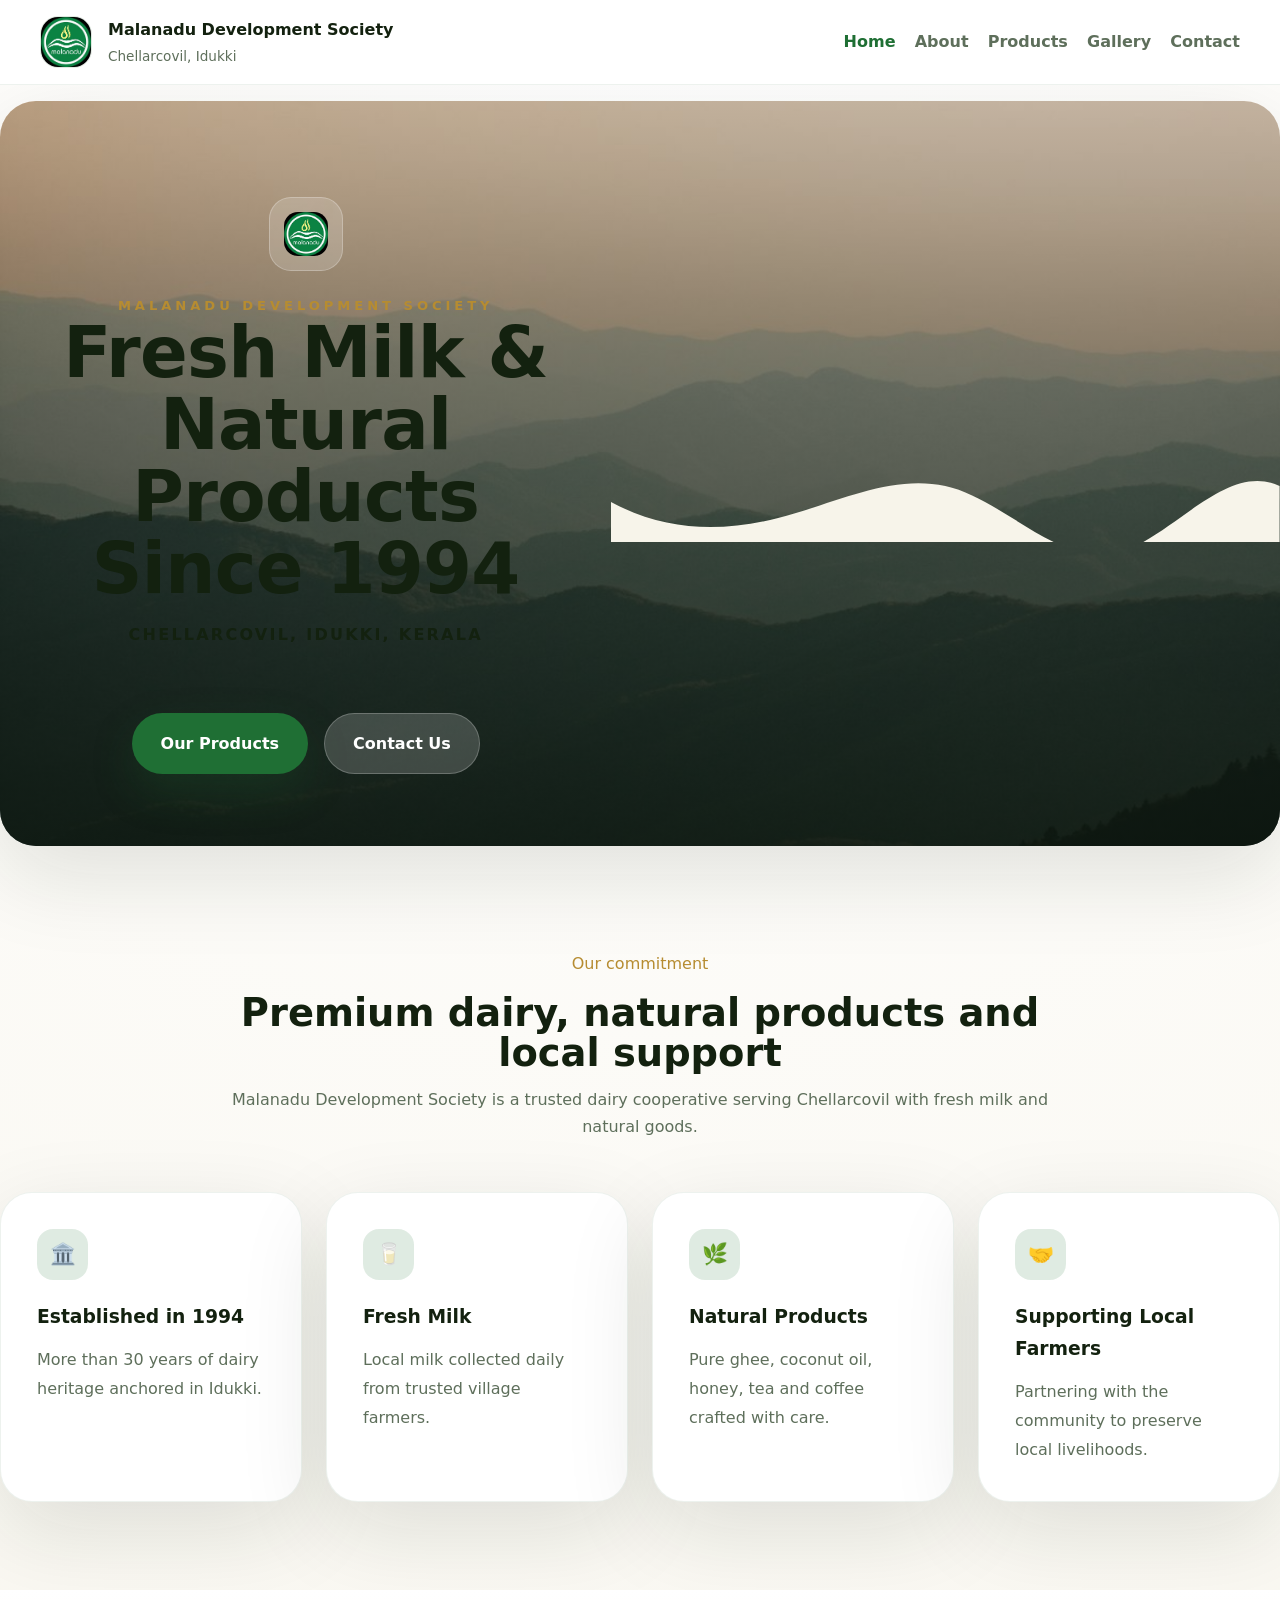
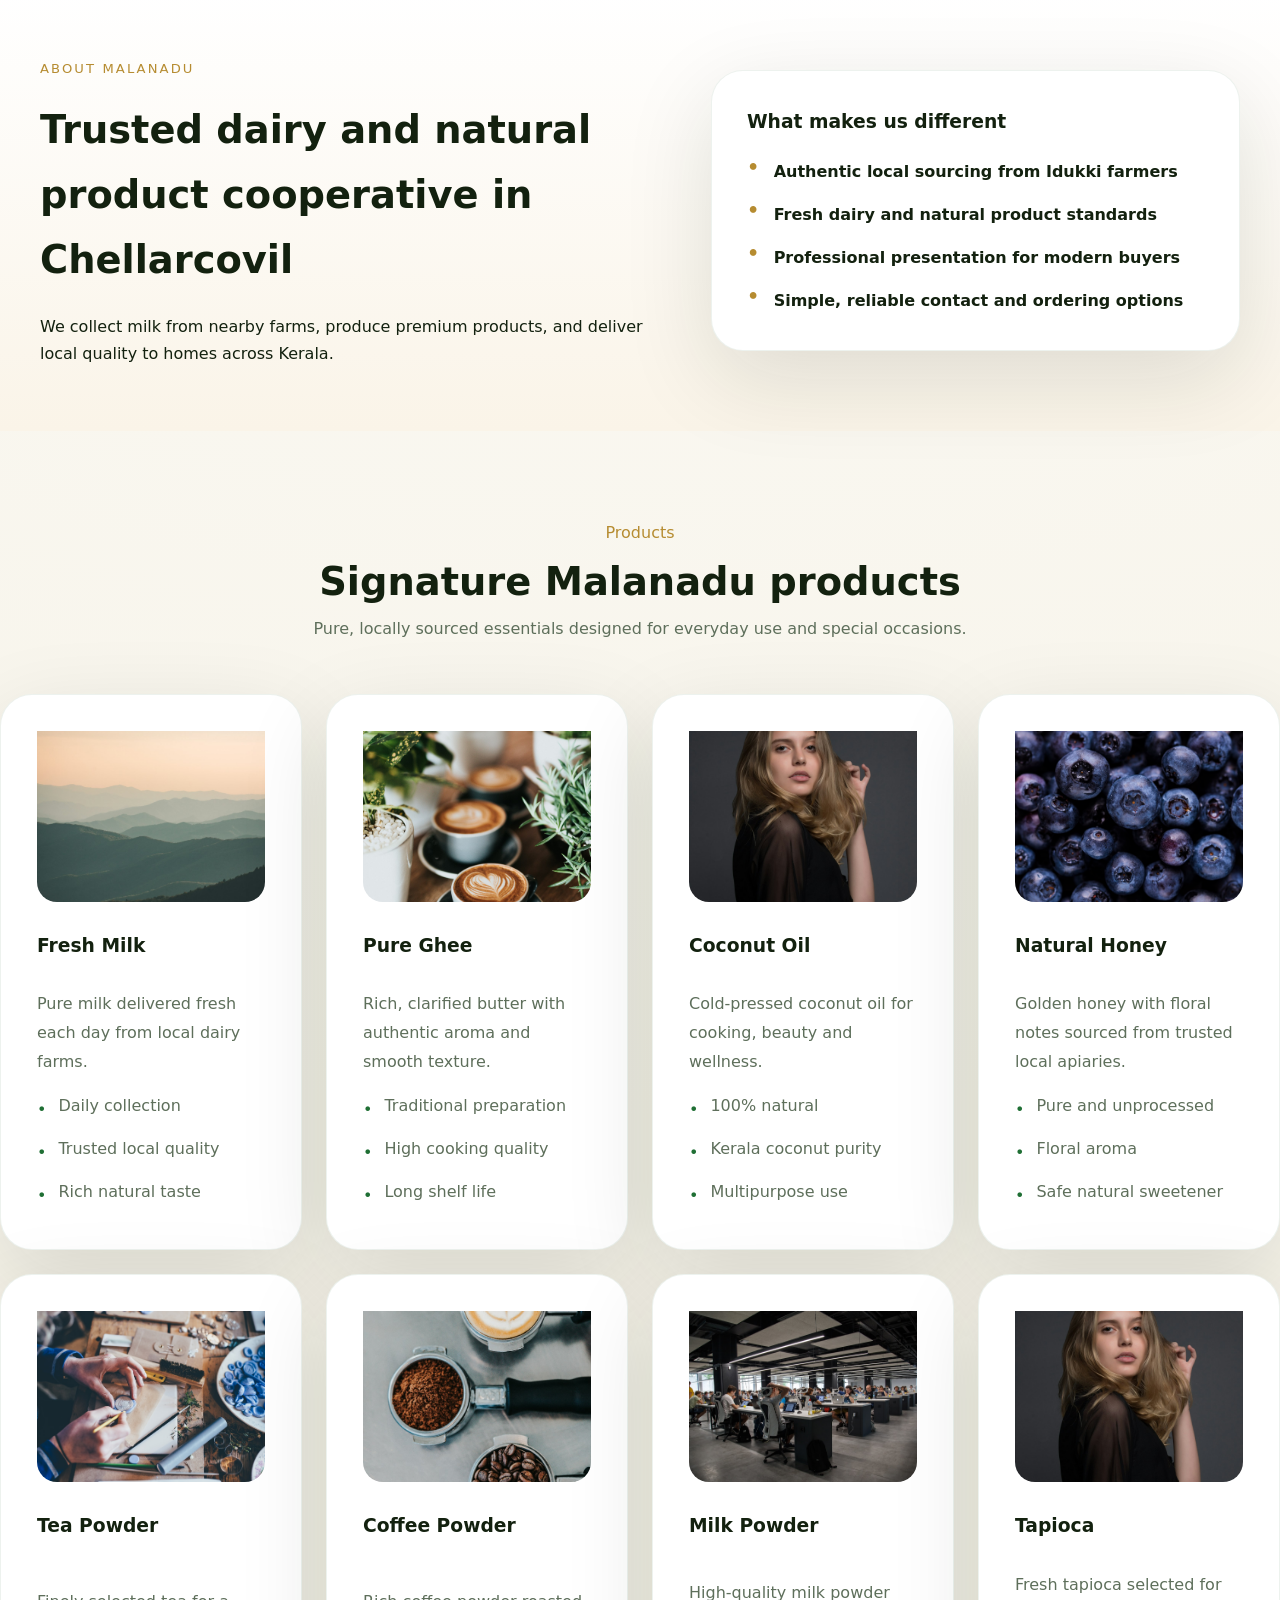
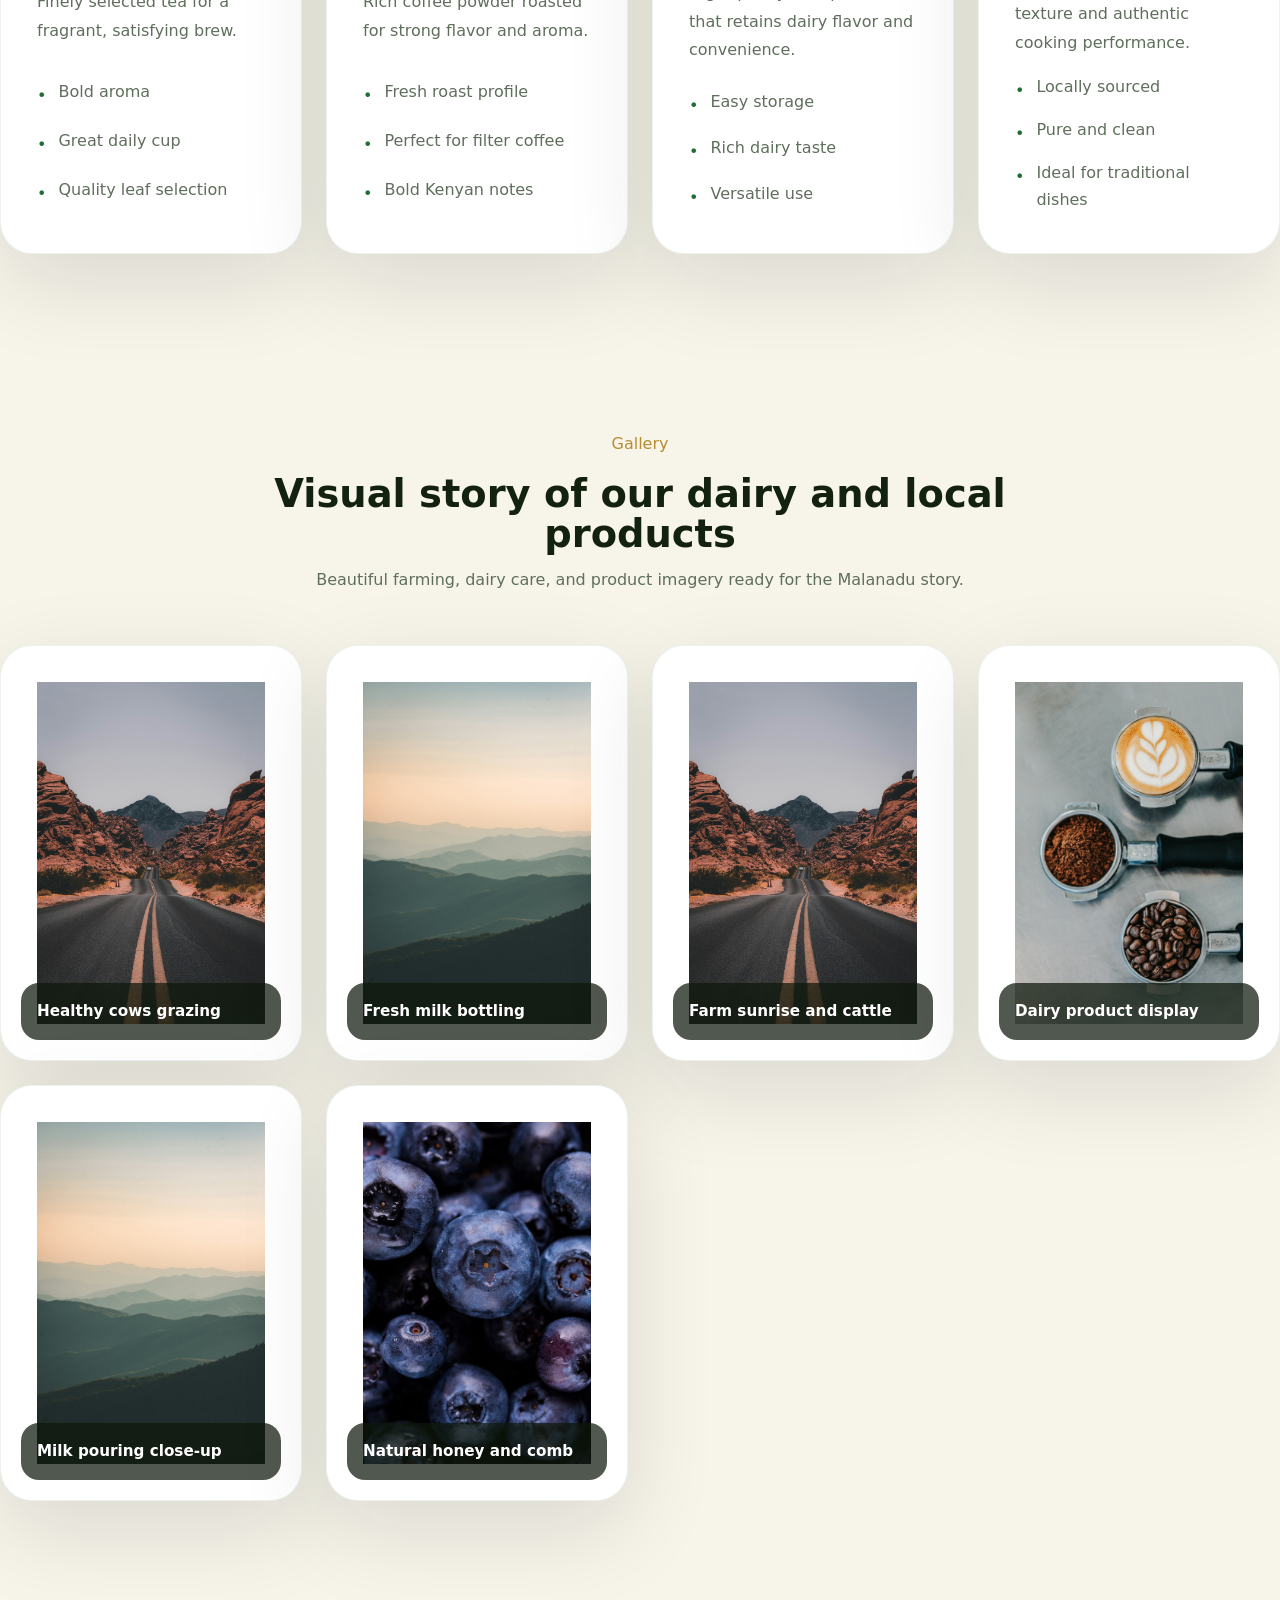
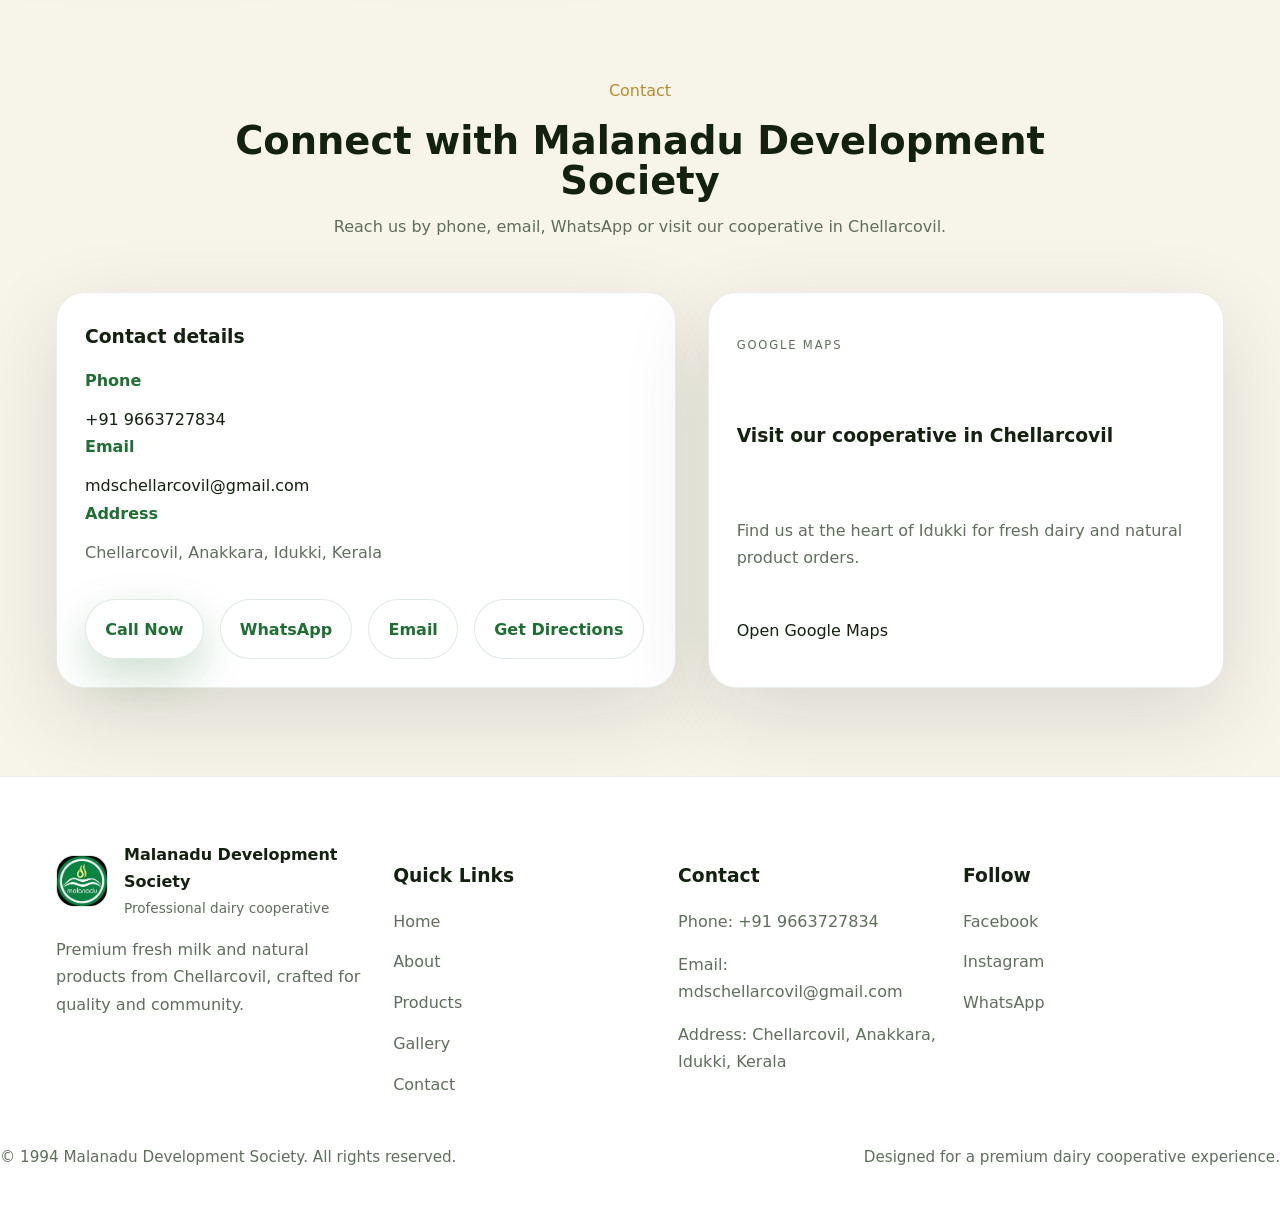
<file: index.html>
<!doctype html>
<html lang="en">
<head>
  <meta charset="utf-8">
  <meta name="viewport" content="width=device-width,initial-scale=1,maximum-scale=1">
  <title>Malanadu Development Society</title>
  <meta name="description" content="Malanadu Development Society, Chellarcovil dairy cooperative offering fresh milk and natural products since 1994.">
  <link rel="stylesheet" href="css/style.css">
  <script defer src="js/main.js"></script>
</head>
<body>
  <header class="site-header">
    <div class="container header-inner">
      <a class="brand" href="index.html">
        <img src="logo.jpeg" alt="Malanadu logo">
        <div class="brand-content">
          <span class="brand-title">Malanadu Development Society</span>
          <span class="brand-tagline">Chellarcovil, Idukki</span>
        </div>
      </a>
      <button class="menu-toggle" aria-label="Open menu"><span></span></button>
      <nav class="site-nav">
        <ul>
          <li><a href="index.html" class="active">Home</a></li>
          <li><a href="pages/about.html">About</a></li>
          <li><a href="pages/products.html">Products</a></li>
          <li><a href="pages/gallery.html">Gallery</a></li>
          <li><a href="pages/contact.html">Contact</a></li>
        </ul>
      </nav>
    </div>
  </header>

  <main>
    <section class="hero-section reveal" style="background-image: url('assets/images/milk.jpg');">
      <div class="hero-overlay"></div>
      <div class="container hero-inner">
        <div class="hero-logo"><img src="logo.jpeg" alt="Malanadu logo" style="width:44px;height:44px;border-radius:14px;"></div>
        <div class="hero-copy">
          <span class="eyebrow">Malanadu Development Society</span>
          <h1>Fresh Milk & Natural Products Since 1994</h1>
          <p class="hero-location">Chellarcovil, Idukki, Kerala</p>
        </div>
        <div class="hero-actions">
          <a class="button" href="pages/products.html">Our Products</a>
          <a class="button-secondary" href="pages/contact.html">Contact Us</a>
        </div>
      </div>
      <div class="hero-wave">
        <svg viewBox="0 0 1440 120" xmlns="http://www.w3.org/2000/svg" preserveAspectRatio="none">
          <path d="M0 80C120 110 240 110 360 96C480 82 600 52 720 64C840 76 960 142 1080 132C1200 122 1320 38 1440 64V120H0V80Z" fill="#f7f4ea"/>
        </svg>
      </div>
    </section>

    <section class="section reveal">
      <div class="section-header">
        <span class="eyebrow">Our commitment</span>
        <h2>Premium dairy, natural products and local support</h2>
        <p>Malanadu Development Society is a trusted dairy cooperative serving Chellarcovil with fresh milk and natural goods.</p>
      </div>
      <div class="feature-grid">
        <article class="feature-card">
          <span class="feature-icon">🏛️</span>
          <h3>Established in 1994</h3>
          <p>More than 30 years of dairy heritage anchored in Idukki.</p>
        </article>
        <article class="feature-card">
          <span class="feature-icon">🥛</span>
          <h3>Fresh Milk</h3>
          <p>Local milk collected daily from trusted village farmers.</p>
        </article>
        <article class="feature-card">
          <span class="feature-icon">🌿</span>
          <h3>Natural Products</h3>
          <p>Pure ghee, coconut oil, honey, tea and coffee crafted with care.</p>
        </article>
        <article class="feature-card">
          <span class="feature-icon">🤝</span>
          <h3>Supporting Local Farmers</h3>
          <p>Partnering with the community to preserve local livelihoods.</p>
        </article>
      </div>
    </section>

    <section class="about-section reveal">
      <div class="container about-grid">
        <div class="about-text">
          <span class="eyebrow">About Malanadu</span>
          <h2>Trusted dairy and natural product cooperative in Chellarcovil</h2>
          <p>We collect milk from nearby farms, produce premium products, and deliver local quality to homes across Kerala.</p>
        </div>
        <article class="about-card">
          <h3>What makes us different</h3>
          <ul>
            <li>Authentic local sourcing from Idukki farmers</li>
            <li>Fresh dairy and natural product standards</li>
            <li>Professional presentation for modern buyers</li>
            <li>Simple, reliable contact and ordering options</li>
          </ul>
        </article>
      </div>
    </section>

    <section class="section reveal">
      <div class="section-header">
        <span class="eyebrow">Products</span>
        <h2>Signature Malanadu products</h2>
        <p>Pure, locally sourced essentials designed for everyday use and special occasions.</p>
      </div>
      <div class="product-grid">
        <article class="product-card">
          <img src="assets/images/milk.jpg" alt="Fresh milk in glass bottle">
          <div class="product-card-body">
            <h3>Fresh Milk</h3>
            <p>Pure milk delivered fresh each day from local dairy farms.</p>
            <ul>
              <li>Daily collection</li>
              <li>Trusted local quality</li>
              <li>Rich natural taste</li>
            </ul>
          </div>
        </article>
        <article class="product-card">
          <img src="assets/images/ghee.jpg" alt="Pure ghee in a jar">
          <div class="product-card-body">
            <h3>Pure Ghee</h3>
            <p>Rich, clarified butter with authentic aroma and smooth texture.</p>
            <ul>
              <li>Traditional preparation</li>
              <li>High cooking quality</li>
              <li>Long shelf life</li>
            </ul>
          </div>
        </article>
        <article class="product-card">
          <img src="assets/images/coconut-oil.jpg" alt="Coconut oil with coconuts">
          <div class="product-card-body">
            <h3>Coconut Oil</h3>
            <p>Cold-pressed coconut oil for cooking, beauty and wellness.</p>
            <ul>
              <li>100% natural</li>
              <li>Kerala coconut purity</li>
              <li>Multipurpose use</li>
            </ul>
          </div>
        </article>
        <article class="product-card">
          <img src="assets/images/honey.jpg" alt="Natural honey in jar with comb">
          <div class="product-card-body">
            <h3>Natural Honey</h3>
            <p>Golden honey with floral notes sourced from trusted local apiaries.</p>
            <ul>
              <li>Pure and unprocessed</li>
              <li>Floral aroma</li>
              <li>Safe natural sweetener</li>
            </ul>
          </div>
        </article>
        <article class="product-card">
          <img src="assets/images/tea.jpg" alt="Loose black tea leaves">
          <div class="product-card-body">
            <h3>Tea Powder</h3>
            <p>Finely selected tea for a fragrant, satisfying brew.</p>
            <ul>
              <li>Bold aroma</li>
              <li>Great daily cup</li>
              <li>Quality leaf selection</li>
            </ul>
          </div>
        </article>
        <article class="product-card">
          <img src="assets/images/coffee.jpg" alt="Fresh ground coffee">
          <div class="product-card-body">
            <h3>Coffee Powder</h3>
            <p>Rich coffee powder roasted for strong flavor and aroma.</p>
            <ul>
              <li>Fresh roast profile</li>
              <li>Perfect for filter coffee</li>
              <li>Bold Kenyan notes</li>
            </ul>
          </div>
        </article>
        <article class="product-card">
          <img src="assets/images/milkpowder.jpg" alt="Milk powder in bowl">
          <div class="product-card-body">
            <h3>Milk Powder</h3>
            <p>High-quality milk powder that retains dairy flavor and convenience.</p>
            <ul>
              <li>Easy storage</li>
              <li>Rich dairy taste</li>
              <li>Versatile use</li>
            </ul>
          </div>
        </article>
        <article class="product-card">
          <img src="assets/images/tapioca.jpg" alt="Fresh tapioca roots">
          <div class="product-card-body">
            <h3>Tapioca</h3>
            <p>Fresh tapioca selected for texture and authentic cooking performance.</p>
            <ul>
              <li>Locally sourced</li>
              <li>Pure and clean</li>
              <li>Ideal for traditional dishes</li>
            </ul>
          </div>
        </article>
      </div>
    </section>

    <section class="section reveal">
      <div class="section-header">
        <span class="eyebrow">Gallery</span>
        <h2>Visual story of our dairy and local products</h2>
        <p>Beautiful farming, dairy care, and product imagery ready for the Malanadu story.</p>
      </div>
      <div class="gallery-grid">
        <article class="gallery-item">
          <img src="assets/images/hero.jpg" alt="Healthy cows grazing on green farm">
          <div class="gallery-label">Healthy cows grazing</div>
        </article>
        <article class="gallery-item">
          <img src="assets/images/milk.jpg" alt="Fresh milk in glass bottle">
          <div class="gallery-label">Fresh milk bottling</div>
        </article>
        <article class="gallery-item">
          <img src="assets/images/hero.jpg" alt="Cows and farm sunrise">
          <div class="gallery-label">Farm sunrise and cattle</div>
        </article>
        <article class="gallery-item">
          <img src="assets/images/coffee.jpg" alt="Dairy product display in market">
          <div class="gallery-label">Dairy product display</div>
        </article>
        <article class="gallery-item">
          <img src="assets/images/milk.jpg" alt="Milk pouring close-up">
          <div class="gallery-label">Milk pouring close-up</div>
        </article>
        <article class="gallery-item">
          <img src="assets/images/honey.jpg" alt="Honey jar and comb">
          <div class="gallery-label">Natural honey and comb</div>
        </article>
      </div>
    </section>

    <section class="section reveal">
      <div class="section-header">
        <span class="eyebrow">Contact</span>
        <h2>Connect with Malanadu Development Society</h2>
        <p>Reach us by phone, email, WhatsApp or visit our cooperative in Chellarcovil.</p>
      </div>
      <div class="container contact-grid">
        <div class="contact-card">
          <h3>Contact details</h3>
          <div class="contact-item">
            <strong>Phone</strong>
            <a href="tel:+919663727834">+91 9663727834</a>
          </div>
          <div class="contact-item">
            <strong>Email</strong>
            <a href="mailto:mdschellarcovil@gmail.com">mdschellarcovil@gmail.com</a>
          </div>
          <div class="contact-item">
            <strong>Address</strong>
            <p>Chellarcovil, Anakkara, Idukki, Kerala</p>
          </div>
          <div class="contact-actions">
            <a class="button" href="tel:+919663727834">Call Now</a>
            <a class="button-secondary" href="https://wa.me/919663727834?text=Hello%20Malanadu%20Development%20Society" target="_blank" rel="noreferrer">WhatsApp</a>
            <a class="button-secondary" href="mailto:mdschellarcovil@gmail.com">Email</a>
            <a class="button-secondary" href="https://maps.app.goo.gl/onMSYAunea2vbHX67" target="_blank" rel="noreferrer">Get Directions</a>
          </div>
        </div>
        <div class="map-box">
          <span>Google Maps</span>
          <h3>Visit our cooperative in Chellarcovil</h3>
          <p>Find us at the heart of Idukki for fresh dairy and natural product orders.</p>
          <a href="https://maps.app.goo.gl/onMSYAunea2vbHX67" target="_blank" rel="noreferrer">Open Google Maps</a>
        </div>
      </div>
    </section>
  </main>

  <footer class="site-footer reveal">
    <div class="container footer-grid">
      <div>
        <a class="brand-footer" href="index.html">
          <img src="logo.jpeg" alt="Malanadu logo">
          <div class="brand-content">
            <span class="brand-title">Malanadu Development Society</span>
            <span class="brand-tagline">Professional dairy cooperative</span>
          </div>
        </a>
        <p>Premium fresh milk and natural products from Chellarcovil, crafted for quality and community.</p>
      </div>
      <div>
        <h3>Quick Links</h3>
        <ul>
          <li><a href="index.html">Home</a></li>
          <li><a href="pages/about.html">About</a></li>
          <li><a href="pages/products.html">Products</a></li>
          <li><a href="pages/gallery.html">Gallery</a></li>
          <li><a href="pages/contact.html">Contact</a></li>
        </ul>
      </div>
      <div>
        <h3>Contact</h3>
        <p>Phone: <a href="tel:+919663727834">+91 9663727834</a></p>
        <p>Email: <a href="mailto:mdschellarcovil@gmail.com">mdschellarcovil@gmail.com</a></p>
        <p>Address: Chellarcovil, Anakkara, Idukki, Kerala</p>
      </div>
      <div>
        <h3>Follow</h3>
        <ul class="social-list">
          <li><a href="#">Facebook</a></li>
          <li><a href="#">Instagram</a></li>
          <li><a href="#">WhatsApp</a></li>
        </ul>
      </div>
    </div>
    <div class="footer-base">
      <p>© 1994 Malanadu Development Society. All rights reserved.</p>
      <p>Designed for a premium dairy cooperative experience.</p>
    </div>
  </footer>
</body>
</html>
</file>
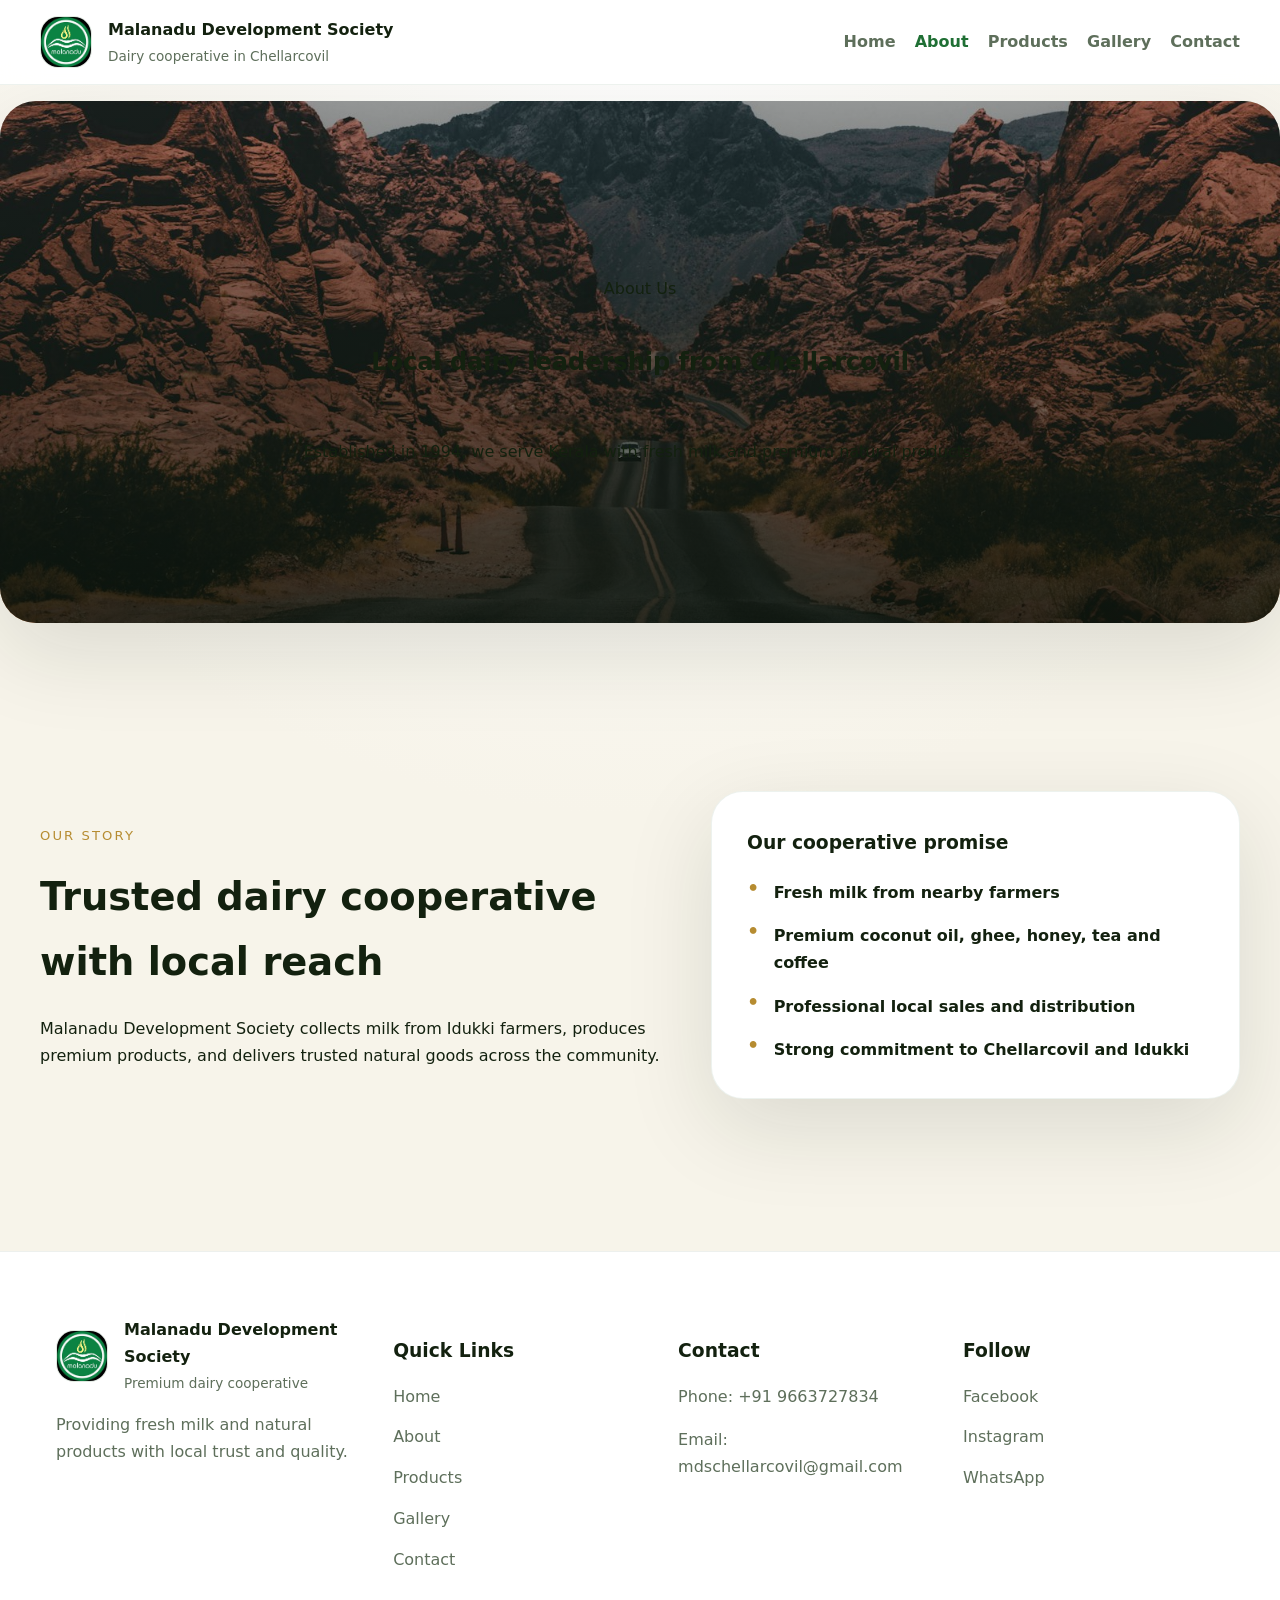
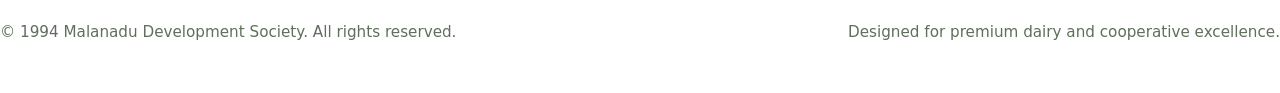
<file: pages/about.html>
<!doctype html>
<html lang="en">
<head>
  <meta charset="utf-8">
  <meta name="viewport" content="width=device-width,initial-scale=1,maximum-scale=1">
  <title>About | Malanadu Development Society</title>
  <meta name="description" content="About Malanadu Development Society, the dairy cooperative in Chellarcovil, Idukki.">
  <link rel="stylesheet" href="../css/style.css">
  <script defer src="../js/main.js"></script>
</head>
<body>
  <header class="site-header">
    <div class="container header-inner">
      <a class="brand" href="../index.html">
        <img src="../logo.jpeg" alt="Malanadu logo">
        <div class="brand-content">
          <span class="brand-title">Malanadu Development Society</span>
          <span class="brand-tagline">Dairy cooperative in Chellarcovil</span>
        </div>
      </a>
      <button class="menu-toggle" aria-label="Open menu"><span></span></button>
      <nav class="site-nav">
        <ul>
          <li><a href="../index.html">Home</a></li>
          <li><a href="about.html" class="active">About</a></li>
          <li><a href="products.html">Products</a></li>
          <li><a href="gallery.html">Gallery</a></li>
          <li><a href="contact.html">Contact</a></li>
        </ul>
      </nav>
    </div>
  </header>

  <main>
    <section class="hero-section reveal" style="background-image: url('../assets/images/hero.jpg'); min-height: 58vh; padding: 4rem 0 2rem;">
      <div class="hero-overlay"></div>
      <div class="container hero-inner">
        <span class="eyebrow">About Us</span>
        <h1>Local dairy leadership from Chellarcovil</h1>
        <p class="hero-title">Established in 1994, we serve Kerala with fresh milk and premium natural products.</p>
      </div>
    </section>

    <section class="section reveal">
      <div class="container about-grid">
        <div class="about-text">
          <span class="eyebrow">Our story</span>
          <h2>Trusted dairy cooperative with local reach</h2>
          <p>Malanadu Development Society collects milk from Idukki farmers, produces premium products, and delivers trusted natural goods across the community.</p>
        </div>
        <article class="about-card">
          <h3>Our cooperative promise</h3>
          <ul>
            <li>Fresh milk from nearby farmers</li>
            <li>Premium coconut oil, ghee, honey, tea and coffee</li>
            <li>Professional local sales and distribution</li>
            <li>Strong commitment to Chellarcovil and Idukki</li>
          </ul>
        </article>
      </div>
    </section>
  </main>

  <footer class="site-footer reveal">
    <div class="container footer-grid">
      <div>
        <a class="brand-footer" href="../index.html">
          <img src="../logo.jpeg" alt="Malanadu logo">
          <div class="brand-content">
            <span class="brand-title">Malanadu Development Society</span>
            <span class="brand-tagline">Premium dairy cooperative</span>
          </div>
        </a>
        <p>Providing fresh milk and natural products with local trust and quality.</p>
      </div>
      <div>
        <h3>Quick Links</h3>
        <ul>
          <li><a href="../index.html">Home</a></li>
          <li><a href="about.html">About</a></li>
          <li><a href="products.html">Products</a></li>
          <li><a href="gallery.html">Gallery</a></li>
          <li><a href="contact.html">Contact</a></li>
        </ul>
      </div>
      <div>
        <h3>Contact</h3>
        <p>Phone: <a href="tel:+919663727834">+91 9663727834</a></p>
        <p>Email: <a href="mailto:mdschellarcovil@gmail.com">mdschellarcovil@gmail.com</a></p>
      </div>
      <div>
        <h3>Follow</h3>
        <ul class="social-list">
          <li><a href="#">Facebook</a></li>
          <li><a href="#">Instagram</a></li>
          <li><a href="#">WhatsApp</a></li>
        </ul>
      </div>
    </div>
    <div class="footer-base">
      <p>© 1994 Malanadu Development Society. All rights reserved.</p>
      <p>Designed for premium dairy and cooperative excellence.</p>
    </div>
  </footer>
</body>
</html>
</file>
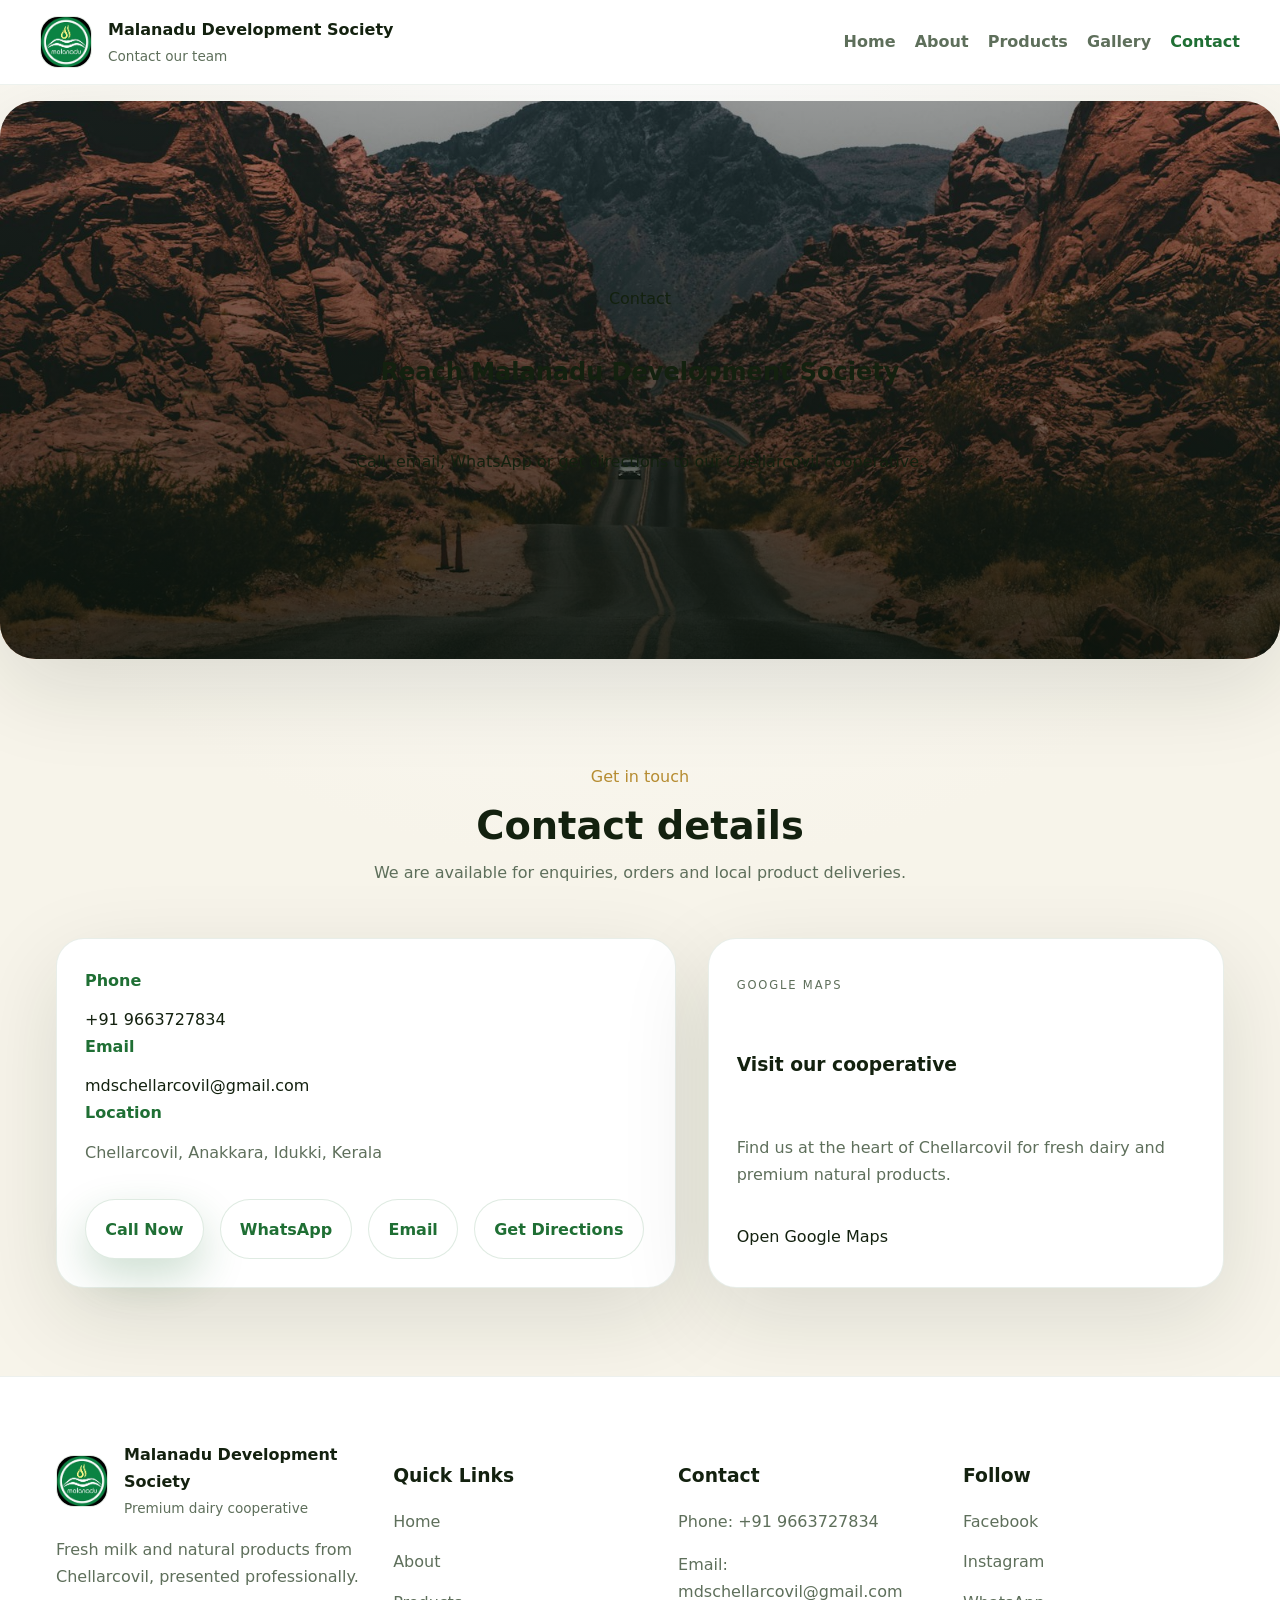
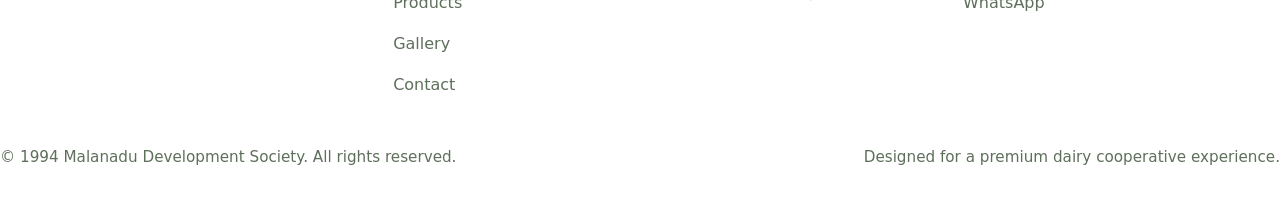
<file: pages/contact.html>
<!doctype html>
<html lang="en">
<head>
  <meta charset="utf-8">
  <meta name="viewport" content="width=device-width,initial-scale=1,maximum-scale=1">
  <title>Contact | Malanadu Development Society</title>
  <meta name="description" content="Contact Malanadu Development Society in Chellarcovil for fresh milk, natural products, and local sales.">
  <link rel="stylesheet" href="../css/style.css">
  <script defer src="../js/main.js"></script>
</head>
<body>
  <header class="site-header">
    <div class="container header-inner">
      <a class="brand" href="../index.html">
        <img src="../logo.jpeg" alt="Malanadu logo">
        <div class="brand-content">
          <span class="brand-title">Malanadu Development Society</span>
          <span class="brand-tagline">Contact our team</span>
        </div>
      </a>
      <button class="menu-toggle" aria-label="Open menu"><span></span></button>
      <nav class="site-nav">
        <ul>
          <li><a href="../index.html">Home</a></li>
          <li><a href="about.html">About</a></li>
          <li><a href="products.html">Products</a></li>
          <li><a href="gallery.html">Gallery</a></li>
          <li><a href="contact.html" class="active">Contact</a></li>
        </ul>
      </nav>
    </div>
  </header>

  <main>
    <section class="hero-section reveal" style="background-image: url('../assets/images/hero.jpg'); min-height: 62vh; padding: 4rem 0 3rem;">
      <div class="hero-overlay"></div>
      <div class="container hero-inner">
        <span class="eyebrow">Contact</span>
        <h1>Reach Malanadu Development Society</h1>
        <p class="hero-title">Call, email, WhatsApp or get directions to our Chellarcovil cooperative.</p>
      </div>
    </section>

    <section class="section reveal">
      <div class="section-header">
        <span class="eyebrow">Get in touch</span>
        <h2>Contact details</h2>
        <p>We are available for enquiries, orders and local product deliveries.</p>
      </div>
      <div class="container contact-grid">
        <div class="contact-card">
          <div class="contact-item">
            <strong>Phone</strong>
            <a href="tel:+919663727834">+91 9663727834</a>
          </div>
          <div class="contact-item">
            <strong>Email</strong>
            <a href="mailto:mdschellarcovil@gmail.com">mdschellarcovil@gmail.com</a>
          </div>
          <div class="contact-item">
            <strong>Location</strong>
            <p>Chellarcovil, Anakkara, Idukki, Kerala</p>
          </div>
          <div class="contact-actions">
            <a class="button" href="tel:+919663727834">Call Now</a>
            <a class="button-secondary" href="https://wa.me/919663727834?text=Hello%20Malanadu%20Development%20Society" target="_blank" rel="noreferrer">WhatsApp</a>
            <a class="button-secondary" href="mailto:mdschellarcovil@gmail.com">Email</a>
            <a class="button-secondary" href="https://maps.app.goo.gl/onMSYAunea2vbHX67" target="_blank" rel="noreferrer">Get Directions</a>
          </div>
        </div>
        <div class="map-box">
          <span>Google Maps</span>
          <h3>Visit our cooperative</h3>
          <p>Find us at the heart of Chellarcovil for fresh dairy and premium natural products.</p>
          <a href="https://maps.app.goo.gl/onMSYAunea2vbHX67" target="_blank" rel="noreferrer">Open Google Maps</a>
        </div>
      </div>
    </section>
  </main>

  <footer class="site-footer reveal">
    <div class="container footer-grid">
      <div>
        <a class="brand-footer" href="../index.html">
          <img src="../logo.jpeg" alt="Malanadu logo">
          <div class="brand-content">
            <span class="brand-title">Malanadu Development Society</span>
            <span class="brand-tagline">Premium dairy cooperative</span>
          </div>
        </a>
        <p>Fresh milk and natural products from Chellarcovil, presented professionally.</p>
      </div>
      <div>
        <h3>Quick Links</h3>
        <ul>
          <li><a href="../index.html">Home</a></li>
          <li><a href="about.html">About</a></li>
          <li><a href="products.html">Products</a></li>
          <li><a href="gallery.html">Gallery</a></li>
          <li><a href="contact.html">Contact</a></li>
        </ul>
      </div>
      <div>
        <h3>Contact</h3>
        <p>Phone: <a href="tel:+919663727834">+91 9663727834</a></p>
        <p>Email: <a href="mailto:mdschellarcovil@gmail.com">mdschellarcovil@gmail.com</a></p>
      </div>
      <div>
        <h3>Follow</h3>
        <ul class="social-list">
          <li><a href="#">Facebook</a></li>
          <li><a href="#">Instagram</a></li>
          <li><a href="#">WhatsApp</a></li>
        </ul>
      </div>
    </div>
    <div class="footer-base">
      <p>© 1994 Malanadu Development Society. All rights reserved.</p>
      <p>Designed for a premium dairy cooperative experience.</p>
    </div>
  </footer>
</body>
</html>
</file>
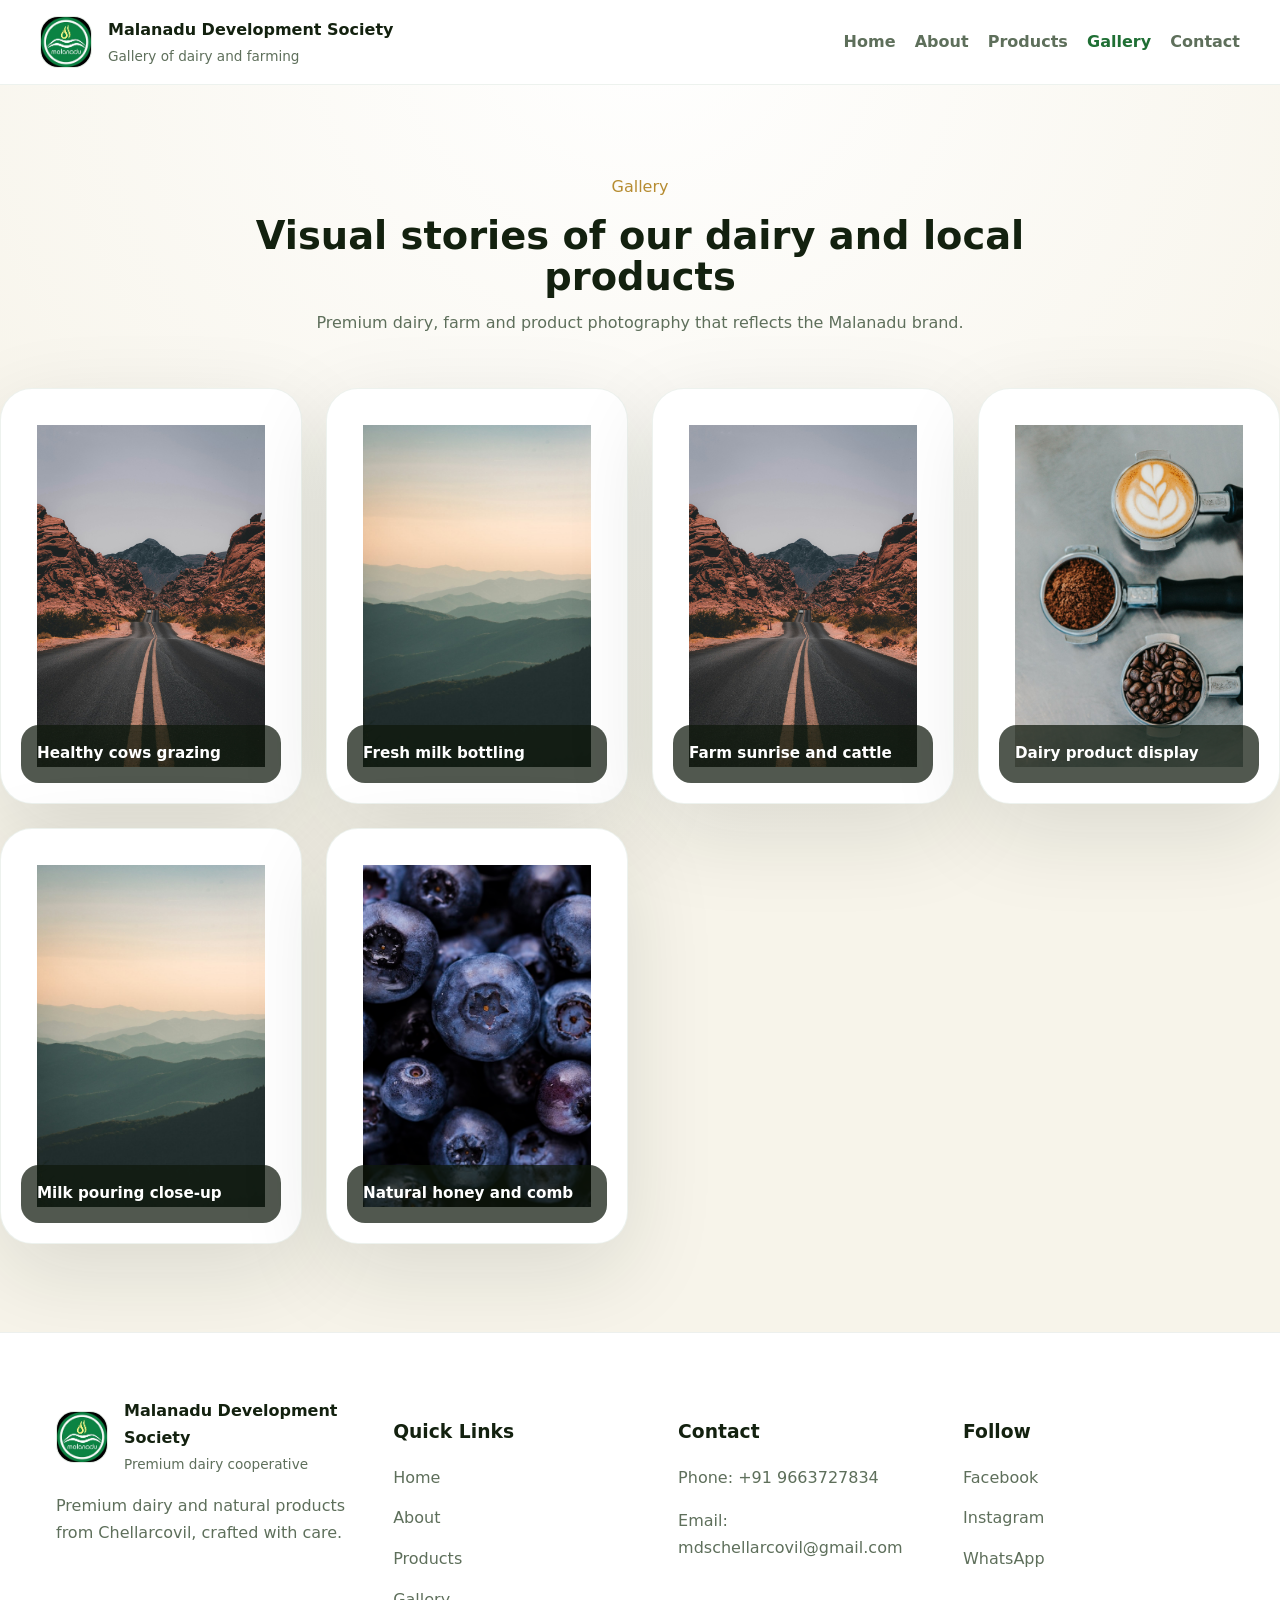
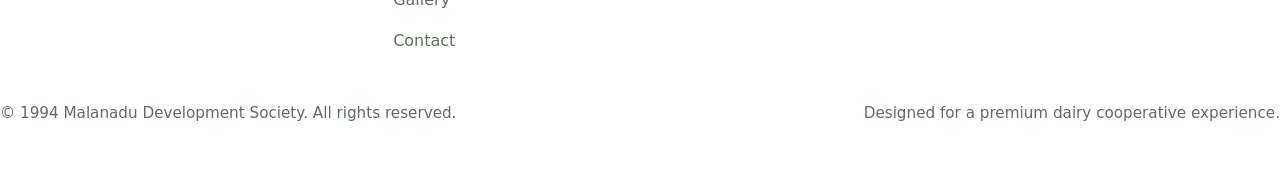
<file: pages/gallery.html>
<!doctype html>
<html lang="en">
<head>
  <meta charset="utf-8">
  <meta name="viewport" content="width=device-width,initial-scale=1,maximum-scale=1">
  <title>Gallery | Malanadu Development Society</title>
  <meta name="description" content="Gallery of Malanadu Development Society showcasing dairy, farm and product imagery.">
  <link rel="stylesheet" href="../css/style.css">
  <script defer src="../js/main.js"></script>
</head>
<body>
  <header class="site-header">
    <div class="container header-inner">
      <a class="brand" href="../index.html">
        <img src="../logo.jpeg" alt="Malanadu logo">
        <div class="brand-content">
          <span class="brand-title">Malanadu Development Society</span>
          <span class="brand-tagline">Gallery of dairy and farming</span>
        </div>
      </a>
      <button class="menu-toggle" aria-label="Open menu"><span></span></button>
      <nav class="site-nav">
        <ul>
          <li><a href="../index.html">Home</a></li>
          <li><a href="about.html">About</a></li>
          <li><a href="products.html">Products</a></li>
          <li><a href="gallery.html" class="active">Gallery</a></li>
          <li><a href="contact.html">Contact</a></li>
        </ul>
      </nav>
    </div>
  </header>

  <main>
    <section class="section reveal">
      <div class="section-header">
        <span class="eyebrow">Gallery</span>
        <h2>Visual stories of our dairy and local products</h2>
        <p>Premium dairy, farm and product photography that reflects the Malanadu brand.</p>
      </div>
      <div class="gallery-grid">
        <article class="gallery-item">
          <img src="../assets/images/hero.jpg" alt="Healthy cows grazing on green farm">
          <div class="gallery-label">Healthy cows grazing</div>
        </article>
        <article class="gallery-item">
          <img src="../assets/images/milk.jpg" alt="Fresh milk in glass bottle">
          <div class="gallery-label">Fresh milk bottling</div>
        </article>
        <article class="gallery-item">
          <img src="../assets/images/hero.jpg" alt="Cows and farm sunrise">
          <div class="gallery-label">Farm sunrise and cattle</div>
        </article>
        <article class="gallery-item">
          <img src="../assets/images/coffee.jpg" alt="Dairy product display in market">
          <div class="gallery-label">Dairy product display</div>
        </article>
        <article class="gallery-item">
          <img src="../assets/images/milk.jpg" alt="Milk pouring and dairy close-up">
          <div class="gallery-label">Milk pouring close-up</div>
        </article>
        <article class="gallery-item">
          <img src="../assets/images/honey.jpg" alt="Honey jar and comb">
          <div class="gallery-label">Natural honey and comb</div>
        </article>
      </div>
    </section>
  </main>

  <footer class="site-footer reveal">
    <div class="container footer-grid">
      <div>
        <a class="brand-footer" href="../index.html">
          <img src="../logo.jpeg" alt="Malanadu logo">
          <div class="brand-content">
            <span class="brand-title">Malanadu Development Society</span>
            <span class="brand-tagline">Premium dairy cooperative</span>
          </div>
        </a>
        <p>Premium dairy and natural products from Chellarcovil, crafted with care.</p>
      </div>
      <div>
        <h3>Quick Links</h3>
        <ul>
          <li><a href="../index.html">Home</a></li>
          <li><a href="about.html">About</a></li>
          <li><a href="products.html">Products</a></li>
          <li><a href="gallery.html">Gallery</a></li>
          <li><a href="contact.html">Contact</a></li>
        </ul>
      </div>
      <div>
        <h3>Contact</h3>
        <p>Phone: <a href="tel:+919663727834">+91 9663727834</a></p>
        <p>Email: <a href="mailto:mdschellarcovil@gmail.com">mdschellarcovil@gmail.com</a></p>
      </div>
      <div>
        <h3>Follow</h3>
        <ul class="social-list">
          <li><a href="#">Facebook</a></li>
          <li><a href="#">Instagram</a></li>
          <li><a href="#">WhatsApp</a></li>
        </ul>
      </div>
    </div>
    <div class="footer-base">
      <p>© 1994 Malanadu Development Society. All rights reserved.</p>
      <p>Designed for a premium dairy cooperative experience.</p>
    </div>
  </footer>
</body>
</html>
</file>
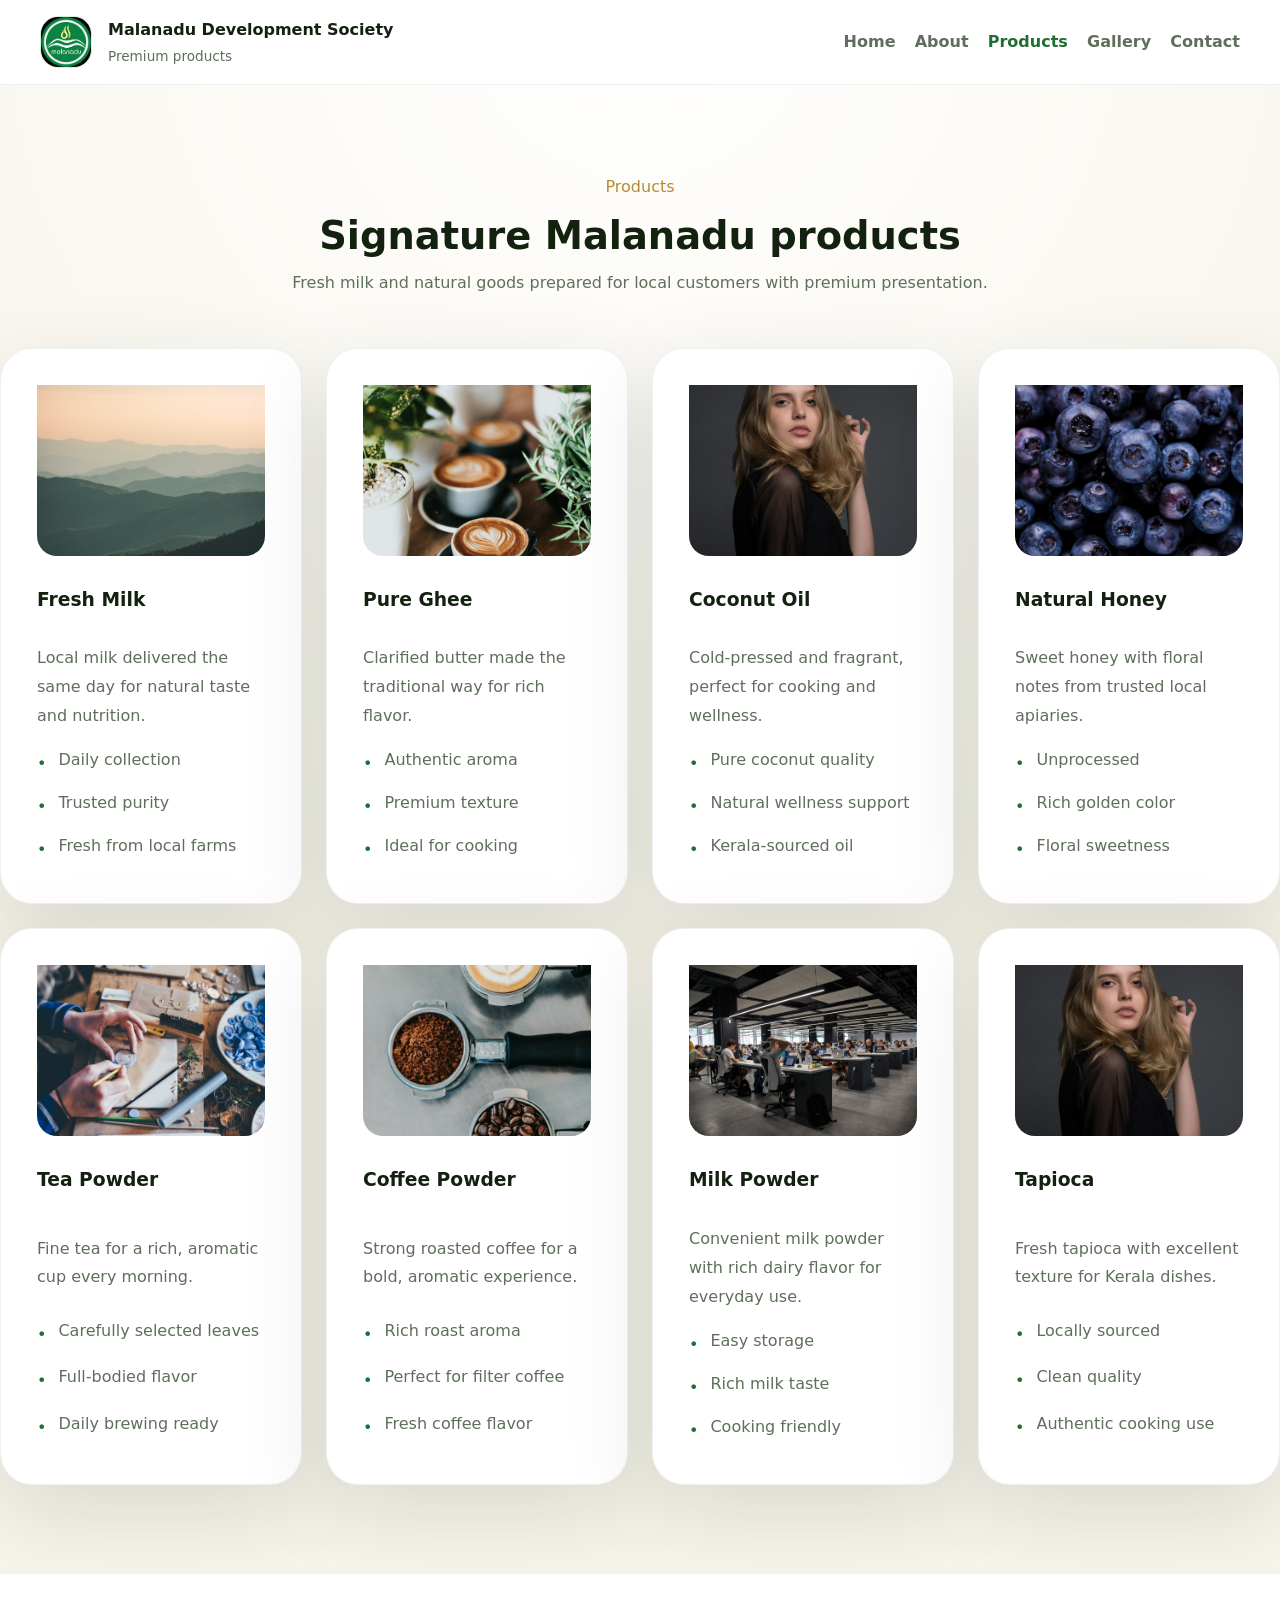
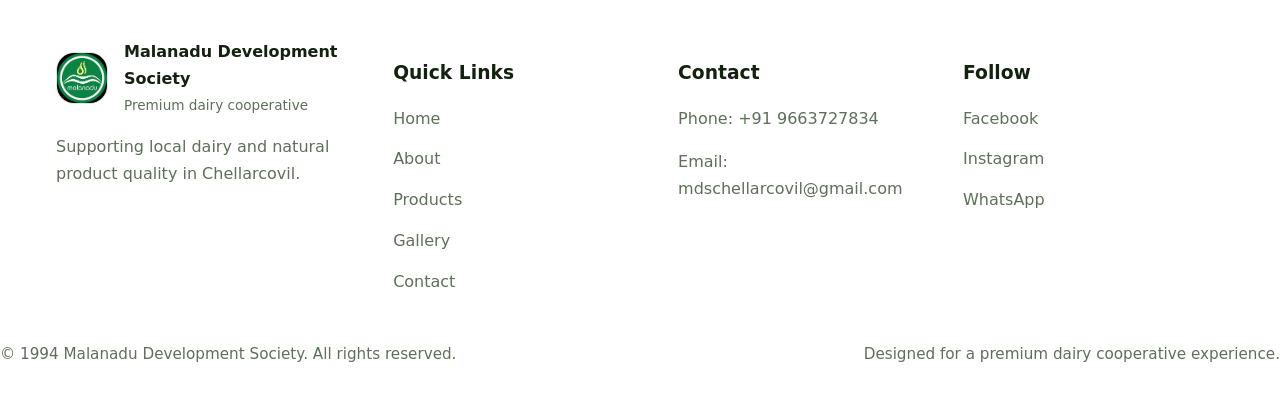
<file: pages/products.html>
<!doctype html>
<html lang="en">
<head>
  <meta charset="utf-8">
  <meta name="viewport" content="width=device-width,initial-scale=1,maximum-scale=1">
  <title>Products | Malanadu Development Society</title>
  <meta name="description" content="Premium dairy and natural products from Malanadu Development Society, Chellarcovil.">
  <link rel="stylesheet" href="../css/style.css">
  <script defer src="../js/main.js"></script>
</head>
<body>
  <header class="site-header">
    <div class="container header-inner">
      <a class="brand" href="../index.html">
        <img src="../logo.jpeg" alt="Malanadu logo">
        <div class="brand-content">
          <span class="brand-title">Malanadu Development Society</span>
          <span class="brand-tagline">Premium products</span>
        </div>
      </a>
      <button class="menu-toggle" aria-label="Open menu"><span></span></button>
      <nav class="site-nav">
        <ul>
          <li><a href="../index.html">Home</a></li>
          <li><a href="about.html">About</a></li>
          <li><a href="products.html" class="active">Products</a></li>
          <li><a href="gallery.html">Gallery</a></li>
          <li><a href="contact.html">Contact</a></li>
        </ul>
      </nav>
    </div>
  </header>

  <main>
    <section class="section reveal">
      <div class="section-header">
        <span class="eyebrow">Products</span>
        <h2>Signature Malanadu products</h2>
        <p>Fresh milk and natural goods prepared for local customers with premium presentation.</p>
      </div>
      <div class="product-grid">
        <article class="product-card">
          <img src="../assets/images/milk.jpg" alt="Fresh milk in glass bottle">
          <div class="product-card-body">
            <h3>Fresh Milk</h3>
            <p>Local milk delivered the same day for natural taste and nutrition.</p>
            <ul>
              <li>Daily collection</li>
              <li>Trusted purity</li>
              <li>Fresh from local farms</li>
            </ul>
          </div>
        </article>
        <article class="product-card">
          <img src="../assets/images/ghee.jpg" alt="Pure ghee in a jar">
          <div class="product-card-body">
            <h3>Pure Ghee</h3>
            <p>Clarified butter made the traditional way for rich flavor.</p>
            <ul>
              <li>Authentic aroma</li>
              <li>Premium texture</li>
              <li>Ideal for cooking</li>
            </ul>
          </div>
        </article>
        <article class="product-card">
          <img src="../assets/images/coconut-oil.jpg" alt="Coconut oil with coconuts">
          <div class="product-card-body">
            <h3>Coconut Oil</h3>
            <p>Cold-pressed and fragrant, perfect for cooking and wellness.</p>
            <ul>
              <li>Pure coconut quality</li>
              <li>Natural wellness support</li>
              <li>Kerala-sourced oil</li>
            </ul>
          </div>
        </article>
        <article class="product-card">
          <img src="../assets/images/honey.jpg" alt="Natural honey in jar with comb">
          <div class="product-card-body">
            <h3>Natural Honey</h3>
            <p>Sweet honey with floral notes from trusted local apiaries.</p>
            <ul>
              <li>Unprocessed</li>
              <li>Rich golden color</li>
              <li>Floral sweetness</li>
            </ul>
          </div>
        </article>
        <article class="product-card">
          <img src="../assets/images/tea.jpg" alt="Loose black tea leaves">
          <div class="product-card-body">
            <h3>Tea Powder</h3>
            <p>Fine tea for a rich, aromatic cup every morning.</p>
            <ul>
              <li>Carefully selected leaves</li>
              <li>Full-bodied flavor</li>
              <li>Daily brewing ready</li>
            </ul>
          </div>
        </article>
        <article class="product-card">
          <img src="../assets/images/coffee.jpg" alt="Fresh ground coffee">
          <div class="product-card-body">
            <h3>Coffee Powder</h3>
            <p>Strong roasted coffee for a bold, aromatic experience.</p>
            <ul>
              <li>Rich roast aroma</li>
              <li>Perfect for filter coffee</li>
              <li>Fresh coffee flavor</li>
            </ul>
          </div>
        </article>
        <article class="product-card">
          <img src="../assets/images/milkpowder.jpg" alt="Milk powder in bowl">
          <div class="product-card-body">
            <h3>Milk Powder</h3>
            <p>Convenient milk powder with rich dairy flavor for everyday use.</p>
            <ul>
              <li>Easy storage</li>
              <li>Rich milk taste</li>
              <li>Cooking friendly</li>
            </ul>
          </div>
        </article>
        <article class="product-card">
          <img src="../assets/images/tapioca.jpg" alt="Fresh tapioca roots">
          <div class="product-card-body">
            <h3>Tapioca</h3>
            <p>Fresh tapioca with excellent texture for Kerala dishes.</p>
            <ul>
              <li>Locally sourced</li>
              <li>Clean quality</li>
              <li>Authentic cooking use</li>
            </ul>
          </div>
        </article>
      </div>
    </section>
  </main>

  <footer class="site-footer reveal">
    <div class="container footer-grid">
      <div>
        <a class="brand-footer" href="../index.html">
          <img src="../logo.jpeg" alt="Malanadu logo">
          <div class="brand-content">
            <span class="brand-title">Malanadu Development Society</span>
            <span class="brand-tagline">Premium dairy cooperative</span>
          </div>
        </a>
        <p>Supporting local dairy and natural product quality in Chellarcovil.</p>
      </div>
      <div>
        <h3>Quick Links</h3>
        <ul>
          <li><a href="../index.html">Home</a></li>
          <li><a href="about.html">About</a></li>
          <li><a href="products.html">Products</a></li>
          <li><a href="gallery.html">Gallery</a></li>
          <li><a href="contact.html">Contact</a></li>
        </ul>
      </div>
      <div>
        <h3>Contact</h3>
        <p>Phone: <a href="tel:+919663727834">+91 9663727834</a></p>
        <p>Email: <a href="mailto:mdschellarcovil@gmail.com">mdschellarcovil@gmail.com</a></p>
      </div>
      <div>
        <h3>Follow</h3>
        <ul class="social-list">
          <li><a href="#">Facebook</a></li>
          <li><a href="#">Instagram</a></li>
          <li><a href="#">WhatsApp</a></li>
        </ul>
      </div>
    </div>
    <div class="footer-base">
      <p>© 1994 Malanadu Development Society. All rights reserved.</p>
      <p>Designed for a premium dairy cooperative experience.</p>
    </div>
  </footer>
</body>
</html>
</file>
<file: css/style.css>
:root {
  color-scheme: light;
  --bg: #f7f4ea;
  --surface: #ffffff;
  --surface-soft: #fcf8ef;
  --text: #13210f;
  --muted: #5e6f5b;
  --primary: #1f6f34;
  --primary-soft: rgba(31, 111, 52, 0.14);
  --accent: #b68c31;
  --border: rgba(33, 90, 38, 0.1);
  --shadow: 0 28px 90px rgba(17, 33, 18, 0.12);
  --radius: 32px;
  --transition: 0.28s ease;
}

* {
  box-sizing: border-box;
}

html {
  scroll-behavior: smooth;
}

body {
  margin: 0;
  min-height: 100vh;
  font-family: Inter, system-ui, -apple-system, BlinkMacSystemFont, "Segoe UI", sans-serif;
  background: radial-gradient(circle at top, #ffffff, #f7f4ea 45%);
  color: var(--text);
}

img {
  max-width: 100%;
  display: block;
}

a {
  color: inherit;
  text-decoration: none;
}

button,
input,
textarea {
  font: inherit;
}

::selection {
  background: rgba(31, 111, 52, 0.18);
  color: #13210f;
}

body,
p,
li {
  line-height: 1.7;
}

.container {
  width: min(1200px, calc(100% - 2.5rem));
  margin: 0 auto;
  padding: 0 1rem;
}

.site-header {
  position: sticky;
  top: 0;
  z-index: 20;
  background: rgba(255, 255, 255, 0.95);
  backdrop-filter: blur(18px);
  border-bottom: 1px solid rgba(33, 90, 38, 0.08);
}

.header-inner {
  display: flex;
  align-items: center;
  justify-content: space-between;
  gap: 1rem;
  padding: 1rem 0;
}

.brand,
.brand-footer {
  display: inline-flex;
  align-items: center;
  gap: 1rem;
  color: var(--text);
}

.brand img,
.brand-footer img {
  width: 52px;
  height: 52px;
  object-fit: cover;
  border-radius: 18px;
  border: 1px solid rgba(33, 90, 38, 0.14);
}

.brand-content {
  display: grid;
  gap: 0.1rem;
}

.brand-title {
  font-size: 1rem;
  font-weight: 800;
}

.brand-tagline {
  color: var(--muted);
  font-size: 0.85rem;
}

.site-nav ul {
  display: flex;
  flex-wrap: wrap;
  align-items: center;
  gap: 1.2rem;
  padding: 0;
  margin: 0;
  list-style: none;
}

.site-nav a {
  color: var(--muted);
  font-weight: 600;
  transition: color var(--transition), transform var(--transition);
}

.site-nav a:hover,
.site-nav a.active {
  color: var(--primary);
  transform: translateY(-1px);
}

.menu-toggle {
  display: none;
  border: none;
  background: transparent;
  width: 2rem;
  aspect-ratio: 1;
  position: relative;
  cursor: pointer;
}

.menu-toggle span,
.menu-toggle span::before,
.menu-toggle span::after {
  display: block;
  content: "";
  width: 100%;
  height: 2px;
  background: var(--text);
  border-radius: 999px;
  transition: transform var(--transition);
}

.menu-toggle span::before {
  transform: translateY(-7px);
}

.menu-toggle span::after {
  transform: translateY(7px);
}

body.nav-open .site-nav {
  transform: translateX(0);
}

body.nav-open .menu-toggle span {
  background: transparent;
}

body.nav-open .menu-toggle span::before {
  transform: translateY(0) rotate(45deg);
}

body.nav-open .menu-toggle span::after {
  transform: translateY(0) rotate(-45deg);
}

.hero-section {
  position: relative;
  min-height: 76vh;
  display: flex;
  align-items: center;
  padding: 6rem 0 4.5rem;
  background-size: cover;
  background-position: center;
  border-radius: 36px;
  overflow: hidden;
  margin: 1rem 0;
  box-shadow: var(--shadow);
}

.hero-overlay {
  position: absolute;
  inset: 0;
  background: linear-gradient(180deg, rgba(8, 17, 9, 0.24), rgba(8, 17, 9, 0.82));
}

.hero-inner {
  position: relative;
  z-index: 1;
  width: 100%;
  max-width: 920px;
  margin: 0 auto;
  text-align: center;
  display: grid;
  gap: 1.25rem;
  padding: 0 1rem;
}

.hero-logo {
  display: inline-flex;
  align-items: center;
  justify-content: center;
  width: 74px;
  height: 74px;
  border-radius: 22px;
  background: rgba(255, 255, 255, 0.18);
  border: 1px solid rgba(255, 255, 255, 0.24);
  margin: 0 auto;
}

.hero-copy .eyebrow {
  color: var(--accent);
  text-transform: uppercase;
  letter-spacing: 0.3em;
  font-weight: 700;
  font-size: 0.82rem;
}

.hero-copy h1 {
  margin: 0;
  font-size: clamp(2.6rem, 5.6vw, 4.4rem);
  line-height: 1.02;
  letter-spacing: -0.01em;
}

.hero-copy .hero-location {
  font-size: 1rem;
  font-weight: 700;
  letter-spacing: 0.14em;
  text-transform: uppercase;
}

.hero-copy .hero-title {
  font-size: 1.2rem;
  color: rgba(255, 255, 255, 0.95);
  font-weight: 500;
}

.hero-actions {
  display: flex;
  justify-content: center;
  flex-wrap: wrap;
  gap: 1rem;
  margin-top: 1.75rem;
}

.button,
.button-secondary,
.map-card a {
  display: inline-flex;
  align-items: center;
  justify-content: center;
  gap: 0.5rem;
  padding: 1rem 1.75rem;
  border-radius: 999px;
  font-weight: 700;
  transition: transform var(--transition), box-shadow var(--transition), background-color var(--transition);
}

.button {
  background: var(--primary);
  color: #fff;
  border: 1px solid transparent;
  box-shadow: 0 18px 44px rgba(31, 111, 52, 0.22);
}

.button:hover {
  transform: translateY(-2px);
  box-shadow: 0 24px 60px rgba(31, 111, 52, 0.25);
}

.button-secondary {
  background: rgba(255, 255, 255, 0.18);
  color: #fff;
  border: 1px solid rgba(255, 255, 255, 0.22);
}

.button-secondary:hover {
  background: rgba(255, 255, 255, 0.28);
}

.hero-wave {
  position: relative;
  margin-top: -6px;
  height: 120px;
  overflow: hidden;
}

.hero-wave svg {
  display: block;
  width: 100%;
  height: 120px;
}

.section {
  padding: 5.5rem 0;
}

.section-header {
  max-width: 900px;
  margin: 0 auto 3.25rem;
  text-align: center;
  padding: 0 1rem;
}

.section-header .eyebrow {
  color: var(--accent);
}

.section-header h2 {
  margin: 1rem 0 0.75rem;
  font-size: clamp(2rem, 3vw, 3rem);
  line-height: 1.05;
}

.section-header p {
  margin: 0;
  color: var(--muted);
}

.feature-grid,
.product-grid,
.gallery-grid,
.contact-grid,
.about-grid,
.footer-grid {
  display: grid;
  gap: 1.5rem;
}

.feature-grid,
.product-grid,
.gallery-grid {
  grid-template-columns: repeat(auto-fit, minmax(260px, 1fr));
}

.feature-card,
.product-card,
.gallery-item,
.contact-card,
.about-card {
  background: #ffffff;
  border-radius: var(--radius);
  border: 1px solid rgba(33, 90, 38, 0.08);
  box-shadow: var(--shadow);
  padding: 2.25rem;
  transition: transform var(--transition), box-shadow var(--transition);
}

.feature-card:hover,
.product-card:hover,
.gallery-item:hover,
.contact-card:hover,
.about-card:hover {
  transform: translateY(-4px);
  box-shadow: 0 28px 90px rgba(17, 33, 18, 0.12);
}

.feature-icon,
.contact-icon {
  width: 3.2rem;
  height: 3.2rem;
  display: grid;
  place-items: center;
  border-radius: 16px;
  background: var(--primary-soft);
  color: var(--primary);
  font-size: 1.3rem;
  margin-bottom: 1.3rem;
}

.feature-card h3,
.product-card h3,
.about-card h3,
.contact-card h3 {
  margin: 0 0 0.85rem;
  color: var(--text);
}

.feature-card p,
.product-card p,
.about-card p,
.contact-card p,
.gallery-label {
  margin: 0;
  color: var(--muted);
  line-height: 1.8;
}

.about-section {
  background: linear-gradient(180deg, #fff, #faf4e8);
}

.about-grid {
  grid-template-columns: 1.1fr 0.9fr;
  align-items: center;
  padding: 4rem 0;
}

.about-text .eyebrow {
  color: var(--accent);
  letter-spacing: 0.16em;
  text-transform: uppercase;
  font-size: 0.82rem;
  display: inline-flex;
}

.about-text h2 {
  margin: 1rem 0 0;
  font-size: clamp(2.1rem, 3vw, 3rem);
}

.about-text p {
  margin: 1.25rem 0 0;
  max-width: 640px;
}

.about-card {
  padding: 2.2rem;
}

.about-card ul {
  list-style: none;
  padding: 0;
  margin: 1.25rem 0 0;
  display: grid;
  gap: 1rem;
}

.about-card li {
  display: flex;
  align-items: flex-start;
  gap: 0.9rem;
  font-weight: 600;
  color: var(--text);
}

.about-card li::before {
  content: "•";
  color: var(--accent);
  font-size: 1.2rem;
  line-height: 1;
}

.product-card {
  display: grid;
  grid-template-rows: auto 1fr;
  overflow: hidden;
}

.product-card img {
  width: 100%;
  aspect-ratio: 16 / 12;
  object-fit: cover;
  border-bottom-left-radius: 20px;
  border-bottom-right-radius: 20px;
}

.product-card-body {
  padding: 1.75rem 0 0.25rem;
  display: grid;
  gap: 0.95rem;
}

.product-card ul {
  list-style: none;
  margin: 0;
  padding: 0;
  display: grid;
  gap: 0.75rem;
}

.product-card li {
  display: flex;
  align-items: flex-start;
  gap: 0.75rem;
  color: var(--muted);
}

.product-card li::before {
  content: "•";
  color: var(--primary);
  margin-top: 0.25rem;
}

.gallery-grid {
  grid-template-columns: repeat(auto-fit, minmax(260px, 1fr));
}

.gallery-item {
  position: relative;
  overflow: hidden;
  min-height: 260px;
}

.gallery-item img {
  width: 100%;
  height: 100%;
  object-fit: cover;
  transition: transform var(--transition);
}

.gallery-item:hover img {
  transform: scale(1.05);
}

.gallery-label {
  position: absolute;
  left: 1.25rem;
  bottom: 1.25rem;
  right: 1.25rem;
  padding: 0.95rem 1rem;
  border-radius: 18px;
  background: rgba(14, 24, 12, 0.72);
  color: #fff;
  font-weight: 700;
  font-size: 0.95rem;
}

.contact-grid {
  display: grid;
  grid-template-columns: minmax(0, 1.2fr) minmax(320px, 1fr);
  gap: 2rem;
}

.contact-card,
.map-box,
.contact-map {
  padding: 1.75rem;
  border-radius: 28px;
  background: var(--surface);
  border: 1px solid var(--border);
  box-shadow: var(--shadow);
}

.contact-card strong,
.map-box strong {
  display: block;
  margin-bottom: 0.75rem;
  color: var(--primary);
}

.contact-card p,
.map-box p {
  margin: 0;
  color: var(--muted);
}

.contact-actions {
  display: flex;
  flex-wrap: wrap;
  gap: 1rem;
  margin-top: 2rem;
}

.map-box {
  min-height: 320px;
  display: grid;
  gap: 1rem;
  align-items: center;
  justify-content: center;
}

.map-box span {
  display: block;
  text-transform: uppercase;
  letter-spacing: 0.16em;
  font-size: 0.72rem;
  color: var(--muted);
}

.map-card a,
.contact-actions .button,
.contact-actions .button-secondary {
  display: inline-flex;
  align-items: center;
  justify-content: center;
  gap: 0.6rem;
  padding: 0.95rem 1.2rem;
  border-radius: 999px;
  border: 1px solid rgba(31, 111, 52, 0.14);
  background: #fff;
  color: var(--primary);
  font-weight: 700;
  transition: transform var(--transition), background-color var(--transition);
}

.map-card a:hover,
.contact-actions .button:hover,
.contact-actions .button-secondary:hover {
  transform: translateY(-2px);
  background: #f6f4e8;
}

.site-footer {
  background: #ffffff;
  border-top: 1px solid rgba(26, 71, 30, 0.08);
  padding: 4rem 0 2rem;
}

.footer-grid {
  grid-template-columns: minmax(0, 1.2fr) repeat(3, minmax(220px, 1fr));
}

.site-footer h3 {
  margin-bottom: 1rem;
  color: var(--text);
}

.footer-grid p,
.footer-grid li a {
  color: var(--muted);
}

.footer-grid ul {
  list-style: none;
  padding: 0;
  margin: 0;
  display: grid;
  gap: 0.85rem;
}

.social-list li a {
  color: var(--muted);
  transition: color var(--transition);
}

.social-list li a:hover {
  color: var(--primary);
}

.footer-base {
  display: flex;
  flex-wrap: wrap;
  gap: 1rem;
  justify-content: space-between;
  align-items: center;
  color: var(--muted);
  font-size: 0.95rem;
  margin-top: 2rem;
}

.reveal {
  opacity: 0;
  transform: translateY(30px);
  transition: opacity 0.8s ease, transform 0.8s ease;
}

.reveal.revealed {
  opacity: 1;
  transform: translateY(0);
}

@media (max-width: 980px) {
  .header-inner {
    flex-wrap: wrap;
  }

  .footer-grid {
    grid-template-columns: 1fr;
  }

  .contact-grid {
    grid-template-columns: 1fr;
  }
}

@media (max-width: 780px) {
  .site-nav {
    position: fixed;
    inset: 0 auto 0 0;
    width: min(280px, 100%);
    height: 100vh;
    background: #f7f4ea;
    padding: 3rem 1.5rem;
    border-left: 1px solid rgba(25, 65, 35, 0.08);
    transform: translateX(100%);
    transition: transform 0.28s ease;
    box-shadow: -24px 0 70px rgba(16, 40, 20, 0.14);
  }

  .site-nav ul {
    flex-direction: column;
    align-items: flex-start;
  }

  .menu-toggle {
    display: inline-flex;
  }

  .hero-actions,
  .contact-actions {
    flex-direction: column;
  }

  .hero-section {
    min-height: 70vh;
    margin: 1rem 0;
  }
}

@media (max-width: 560px) {
  .hero-inner {
    padding: 0 1rem;
  }

  .hero-copy h1 {
    font-size: 2.6rem;
  }

  .hero-location,
  .hero-title {
    font-size: 0.98rem;
  }

  .button,
  .button-secondary,
  .map-card a {
    width: 100%;
  }

  .product-card,
  .feature-card {
    padding: 1.5rem;
  }

  .map-box {
    min-height: 220px;
  }
}
</file>
